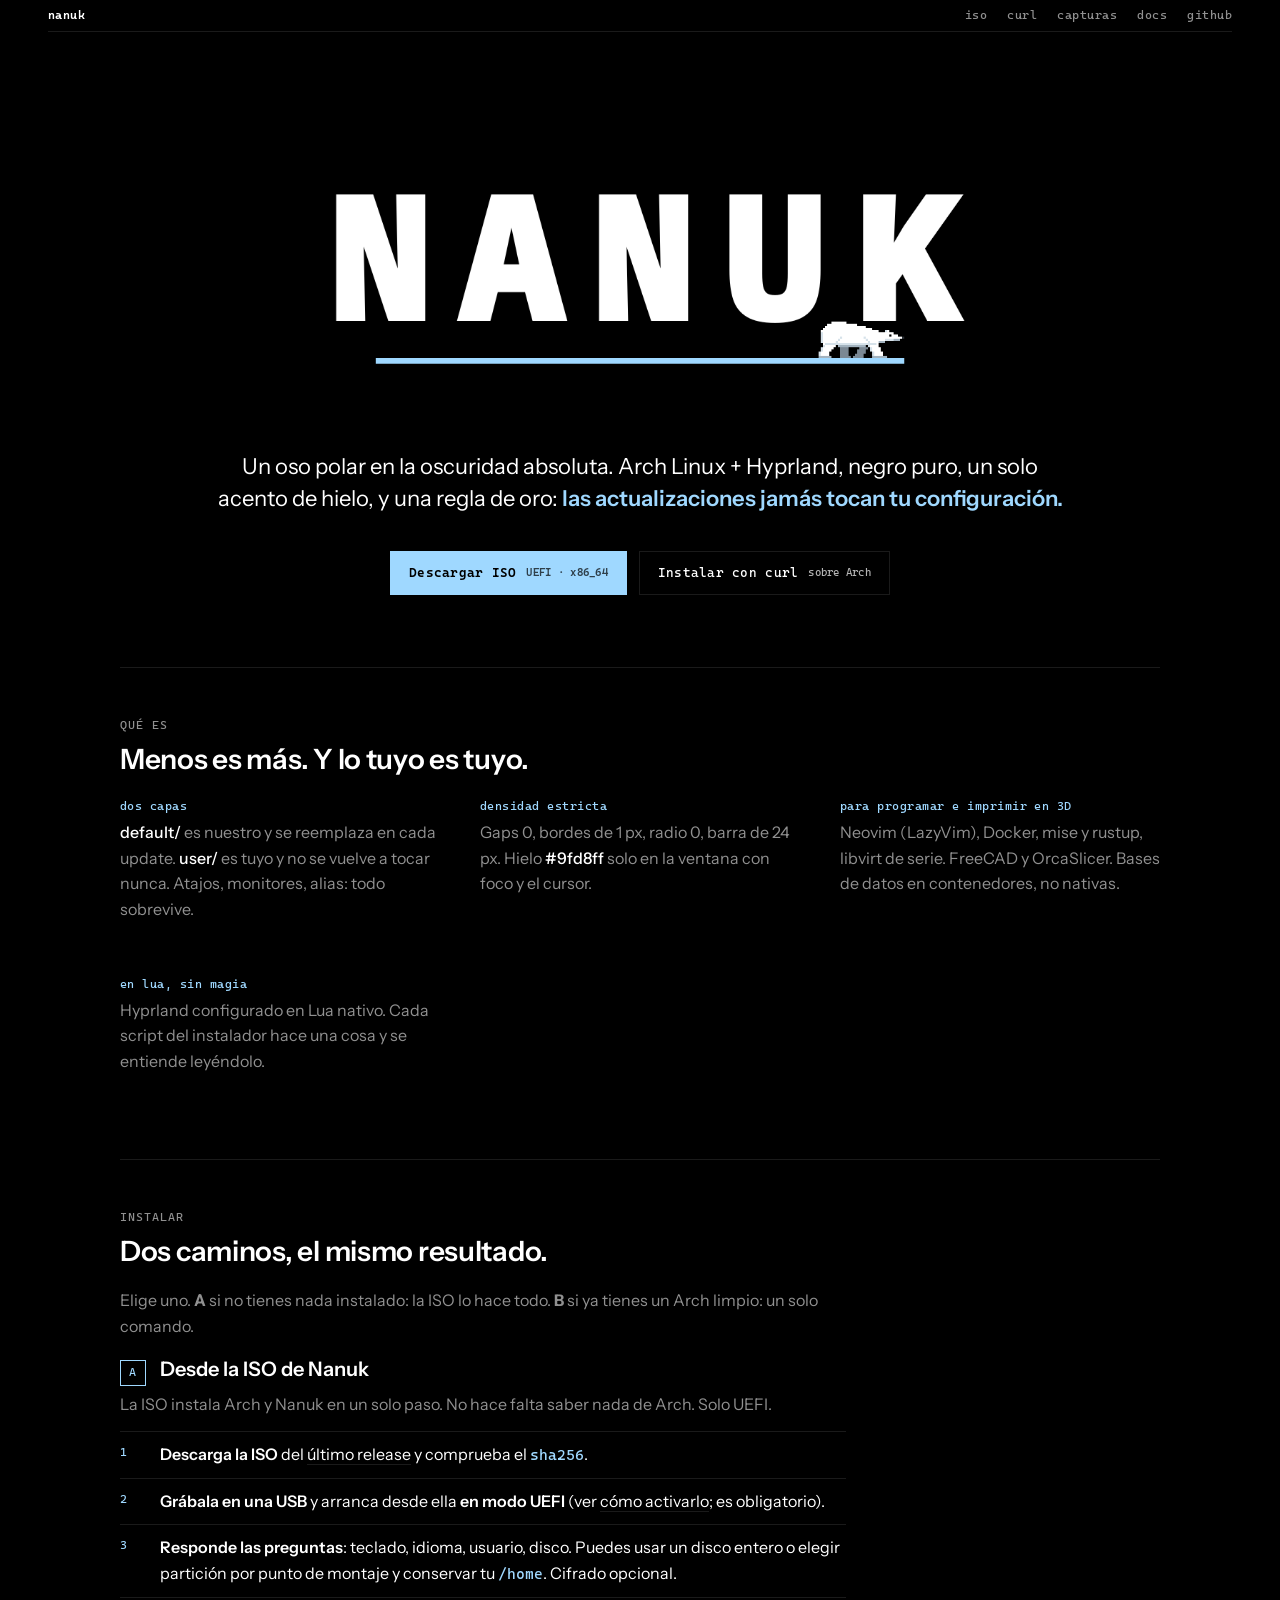
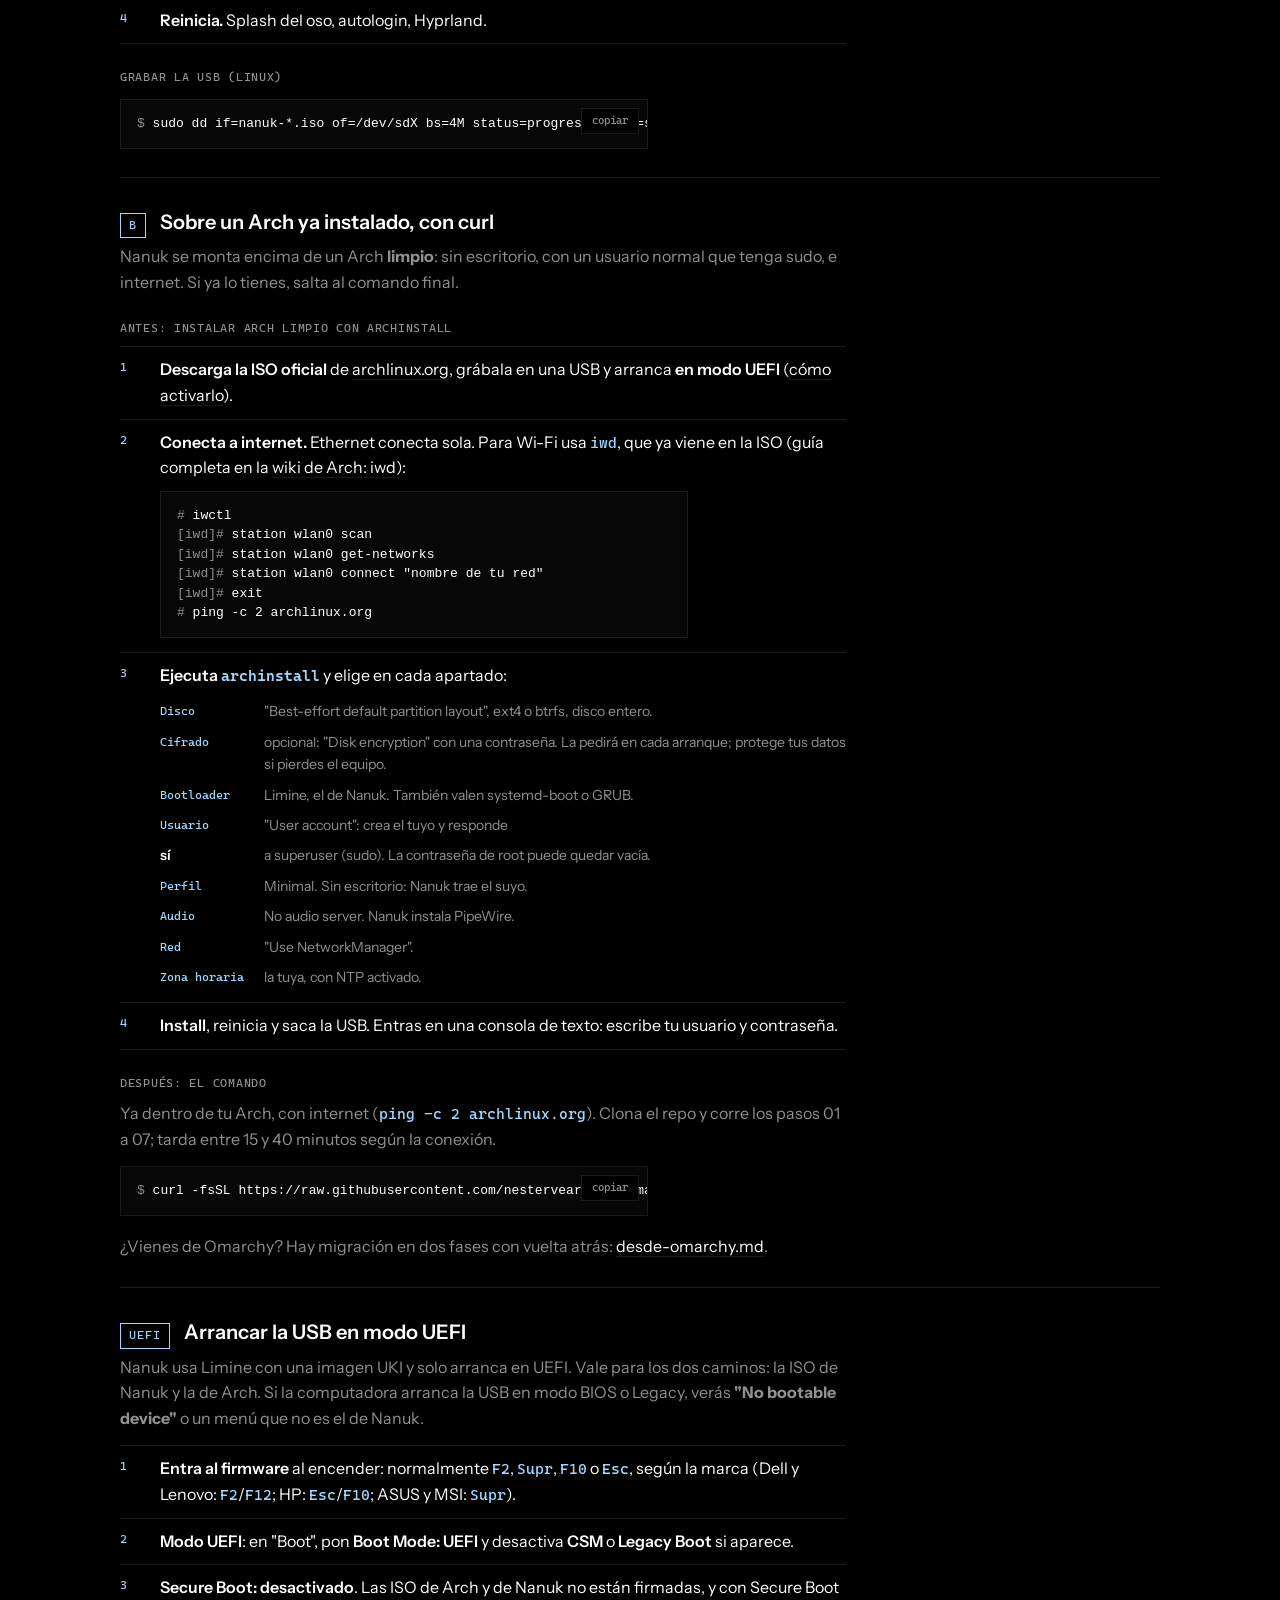
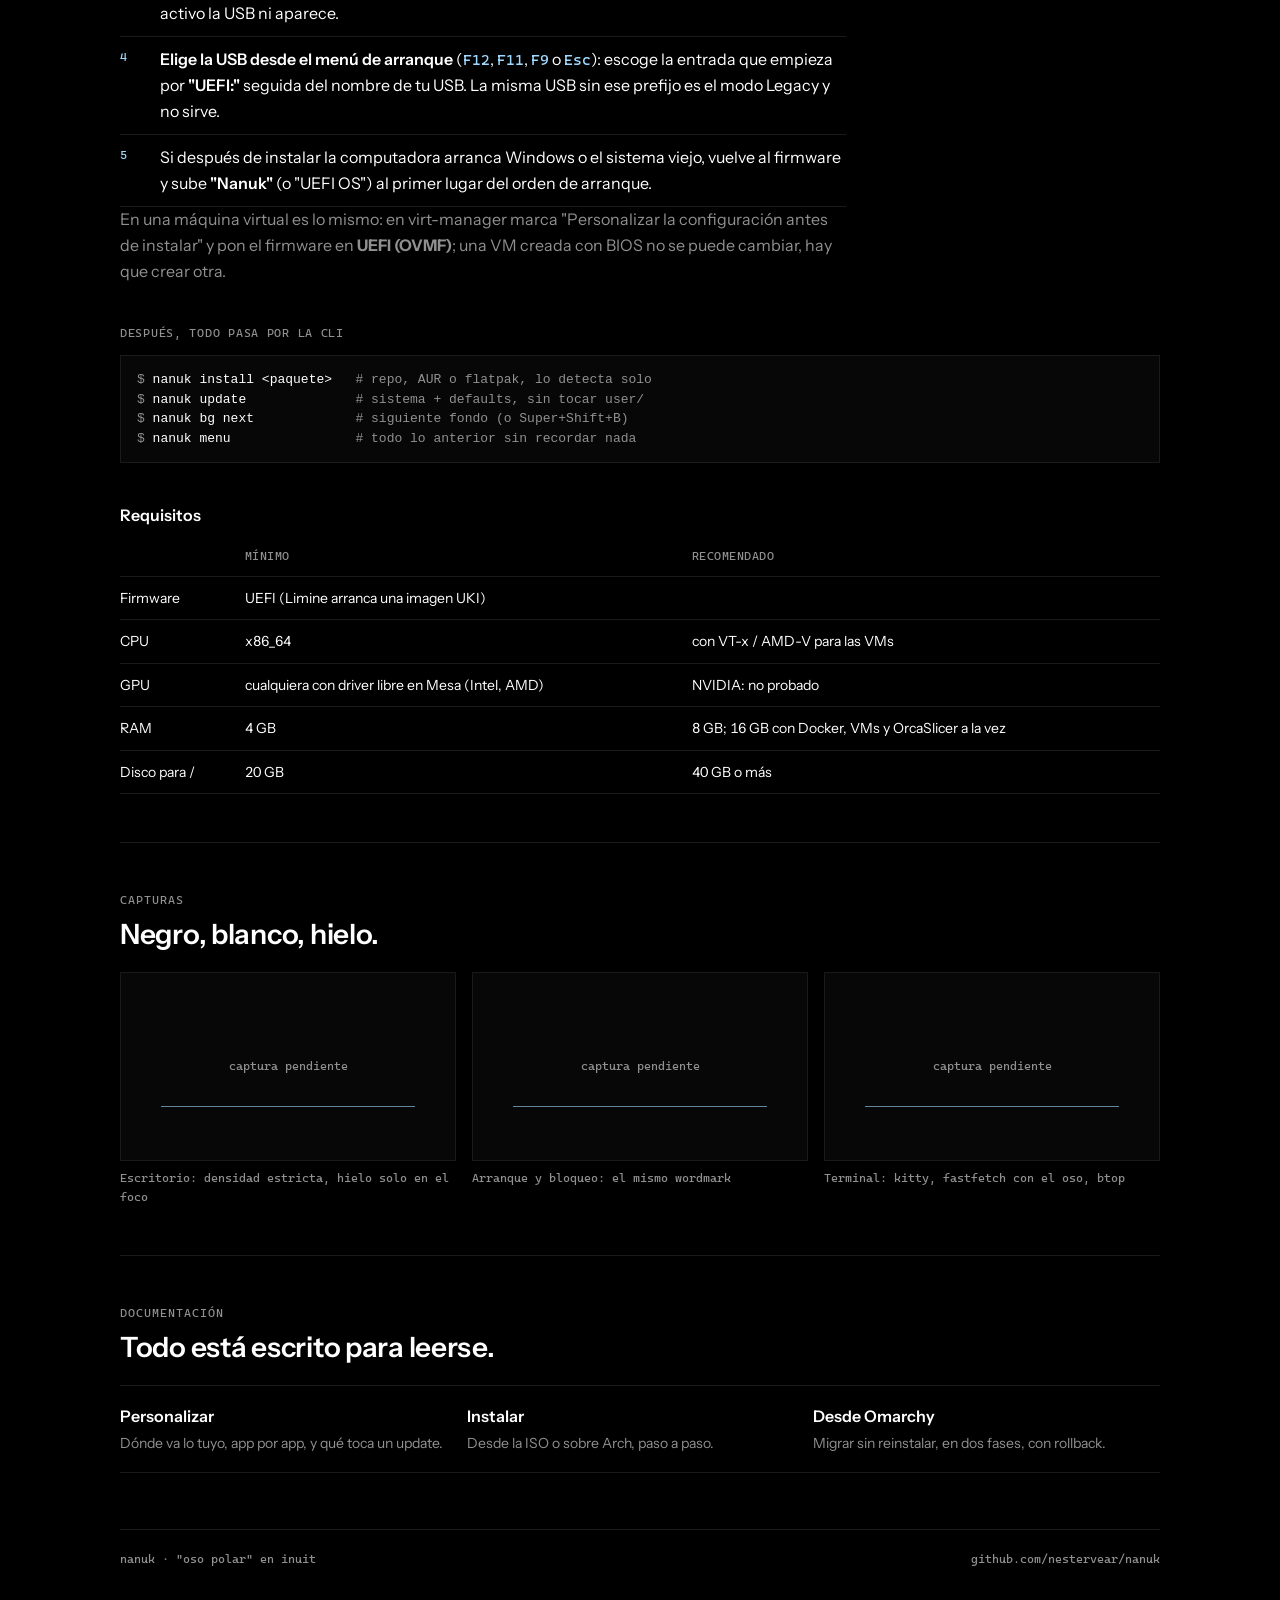
<file: site/index.html>
<!doctype html>
<html lang="es">
<head>
<meta charset="utf-8">
<meta name="viewport" content="width=device-width, initial-scale=1">
<title>Nanuk</title>
<meta name="description" content="Nanuk: Arch Linux + Hyprland, negro absoluto, un solo acento de hielo. Las actualizaciones jamás tocan tu configuración.">
<link rel="icon" href="data:image/svg+xml,%3Csvg xmlns='http://www.w3.org/2000/svg' viewBox='0 0 32 32'%3E%3Crect width='32' height='32' fill='%23000'/%3E%3Crect x='4' y='22' width='24' height='2' fill='%239fd8ff'/%3E%3C/svg%3E">
<link rel="preconnect" href="https://fonts.googleapis.com">
<link rel="preconnect" href="https://fonts.gstatic.com" crossorigin>
<link rel="stylesheet" href="https://fonts.googleapis.com/css2?family=Instrument+Sans:wght@400;500;600&family=Cascadia+Mono:wght@400;600&display=swap">
<style>
  /* Nanuk — una sola paleta, la del sistema: negro, blanco, gris, hielo.
     Radio 0 y bordes de 1 px como la densidad estricta del escritorio. */
  :root {
    --bg: #000000;
    --fg: #ffffff;
    --muted: #909090;
    --line: #1a1a1a;
    --surface: #070707;
    --ice: #9fd8ff;
    --sans: "Instrument Sans", "Segoe UI", system-ui, sans-serif;
    --mono: "Cascadia Mono", "Cascadia Code", "JetBrains Mono", ui-monospace, monospace;
    --measure: 66ch;
  }
  * { box-sizing: border-box; }
  html { color-scheme: dark; }
  body {
    margin: 0; background: var(--bg); color: var(--fg);
    font-family: var(--sans); font-size: 16px; line-height: 1.6;
    padding-inline: clamp(16px, 5vw, 48px); padding-block: 0 64px;
    -webkit-font-smoothing: antialiased;
  }
  a { color: var(--fg); text-decoration: none; border-bottom: 1px solid var(--line); }
  a:hover, a:focus-visible { border-bottom-color: var(--ice); outline: none; }
  :focus-visible { outline: 1px solid var(--ice); outline-offset: 2px; }
  ::selection { background: var(--ice); color: var(--bg); }

  /* Barra superior: 24 px, como waybar. */
  .bar {
    display: flex; align-items: center; justify-content: space-between; gap: 16px;
    height: 32px; border-bottom: 1px solid var(--line);
    font-family: var(--mono); font-size: 12px; letter-spacing: .04em; color: var(--muted);
    position: sticky; top: 0; background: var(--bg); z-index: 2;
  }
  .bar nav { display: flex; gap: 20px; flex-wrap: wrap; }
  .bar a { border: 0; color: var(--muted); }
  .bar a:hover { color: var(--ice); }
  .bar .name { color: var(--fg); font-weight: 600; }

  main { max-width: 1040px; margin: 0 auto; }

  /* Hero: el wordmark ya trae la línea de hielo y el oso. */
  .hero { padding-block: clamp(48px, 9vw, 112px) clamp(40px, 6vw, 72px); text-align: center; }
  .hero img { display: block; width: min(100%, 1000px); height: auto; margin-inline: auto; }
  .hero p.lead {
    max-width: var(--measure); margin: 36px auto 0; font-size: clamp(18px, 2.2vw, 22px);
    line-height: 1.45; text-wrap: balance;
  }
  .hero p.lead b { font-weight: 600; color: var(--ice); }
  .actions { display: flex; flex-wrap: wrap; justify-content: center; gap: 12px; margin-top: 36px; }
  .btn {
    display: inline-flex; align-items: center; gap: 10px; height: 44px; padding: 0 18px;
    border: 1px solid var(--line); font-family: var(--mono); font-size: 13px; letter-spacing: .02em;
    background: var(--bg); color: var(--fg); cursor: pointer;
  }
  .btn:hover, .btn:focus-visible { border-color: var(--ice); }
  .btn.primary { border-color: var(--ice); background: var(--ice); color: var(--bg); font-weight: 600; }
  .btn.primary:hover { background: #b9e3ff; }
  .btn small { color: inherit; opacity: .7; font-size: 11px; }

  /* Secciones: una etiqueta mono en gris y un título. Sin cajas. */
  section { border-top: 1px solid var(--line); padding-block: 48px; }
  .eyebrow {
    font-family: var(--mono); font-size: 12px; letter-spacing: .08em; text-transform: uppercase;
    color: var(--muted); margin: 0 0 8px;
  }
  h2 { font-size: clamp(22px, 3vw, 28px); font-weight: 600; line-height: 1.2; margin: 0 0 20px; text-wrap: balance; letter-spacing: -.01em; }
  h3 { font-size: 16px; font-weight: 600; margin: 0 0 8px; }
  p { max-width: var(--measure); margin: 0 0 14px; }
  .muted { color: var(--muted); }

  .grid { display: grid; gap: 32px 40px; grid-template-columns: repeat(auto-fit, minmax(260px, 1fr)); }
  .facts dt { font-family: var(--mono); font-size: 12px; color: var(--ice); letter-spacing: .04em; margin-bottom: 4px; }
  .facts dd { margin: 0 0 20px; color: var(--muted); max-width: 40ch; }
  .facts dd strong { color: var(--fg); font-weight: 500; }

  /* Comandos: bloque negro con hairline y botón copiar. */
  .cmd {
    position: relative; margin: 12px 0 18px; border: 1px solid var(--line); background: var(--surface);
    font-family: var(--mono); font-size: 13px; line-height: 1.5; overflow-x: auto;
  }
  .cmd pre { margin: 0; padding: 14px 110px 14px 16px; white-space: pre; }
  .cmd .copy {
    position: absolute; top: 8px; right: 8px; height: 26px; padding: 0 10px;
    border: 1px solid var(--line); background: var(--bg); color: var(--muted);
    font: inherit; font-size: 11px; cursor: pointer;
  }
  .cmd .copy:hover, .cmd .copy:focus-visible { color: var(--ice); border-color: var(--ice); }
  .cmd .copy[data-done="1"] { color: var(--ice); border-color: var(--ice); }
  .cmd .p { color: var(--muted); user-select: none; }
  ol.steps .cmd { margin: 10px 0 4px; }

  ol.steps { margin: 0; padding: 0; list-style: none; counter-reset: s; max-width: var(--measure); }
  ol.steps > li { position: relative; padding: 10px 0 10px 40px; border-top: 1px solid var(--line); counter-increment: s; }
  ol.steps > li:last-child { border-bottom: 1px solid var(--line); }
  ol.steps > li::before {
    content: counter(s); position: absolute; left: 0; top: 11px;
    font-family: var(--mono); font-size: 12px; color: var(--ice);
  }
  ol.steps b { font-weight: 600; }
  .path { border-top: 1px solid var(--line); padding-top: 28px; margin-top: 28px; }
  .path:first-of-type { border-top: 0; padding-top: 0; margin-top: 0; }
  .path-head { display: flex; align-items: baseline; gap: 14px; flex-wrap: wrap; margin-bottom: 6px; }
  .path-head .k { font-family: var(--mono); font-size: 12px; letter-spacing: .08em; color: var(--ice); border: 1px solid var(--ice); padding: 2px 8px; }
  .path-head h3 { font-size: 20px; margin: 0; }
  h4.after { font-family: var(--mono); font-size: 12px; font-weight: 400; letter-spacing: .06em; text-transform: uppercase; color: var(--muted); margin: 40px 0 8px; }
  .path h4 { font-family: var(--mono); font-size: 12px; font-weight: 400; letter-spacing: .06em; text-transform: uppercase; color: var(--muted); margin: 24px 0 8px; }
  .path .cmd, .path ol.steps, .path > p { max-width: var(--measure); }
  ul.opts { list-style: none; margin: 8px 0 0; padding: 0; font-size: 14px; color: var(--muted); }
  ul.opts li { display: grid; grid-template-columns: 96px 1fr; gap: 8px; padding: 4px 0; }
  ul.opts li span { font-family: var(--mono); font-size: 12px; color: var(--ice); padding-top: 2px; }
  ul.opts b { color: var(--fg); font-weight: 600; }
  @media (max-width: 480px) { ul.opts li { grid-template-columns: 1fr; gap: 0; } }
  code { font-family: var(--mono); font-size: .92em; color: var(--ice); }

  table { border-collapse: collapse; width: 100%; font-size: 14px; font-variant-numeric: tabular-nums; }
  .tablewrap { overflow-x: auto; }
  th, td { text-align: left; padding: 10px 12px 10px 0; border-bottom: 1px solid var(--line); vertical-align: top; }
  th { font-family: var(--mono); font-size: 12px; font-weight: 400; color: var(--muted); letter-spacing: .04em; text-transform: uppercase; }

  /* Capturas: huecos con hairline hasta que haya imágenes reales. */
  .shots { display: grid; gap: 16px; grid-template-columns: repeat(auto-fit, minmax(280px, 1fr)); }
  .shots figure { margin: 0; }
  .shots .frame {
    aspect-ratio: 16 / 9; max-width: 100%; border: 1px solid var(--line); background: var(--surface);
    display: grid; place-items: center; position: relative; overflow: hidden;
  }
  .shots .frame::after { content: ""; position: absolute; left: 12%; right: 12%; bottom: 28%; height: 1px; background: var(--ice); opacity: .6; }
  .shots img { width: 100%; height: 100%; object-fit: cover; display: block; }
  .shots .pending { font-family: var(--mono); font-size: 12px; color: var(--muted); }
  .shots figcaption { font-family: var(--mono); font-size: 12px; color: var(--muted); margin-top: 8px; }

  .docs { display: grid; gap: 0; grid-template-columns: repeat(auto-fit, minmax(240px, 1fr)); border-top: 1px solid var(--line); }
  .docs a {
    display: block; padding: 18px 16px 18px 0; border: 0; border-bottom: 1px solid var(--line);
  }
  .docs a:hover .t { color: var(--ice); }
  .docs .t { display: block; font-weight: 600; }
  .docs .d { display: block; color: var(--muted); font-size: 14px; margin-top: 2px; }

  footer {
    border-top: 1px solid var(--line); padding-top: 20px; margin-top: 8px;
    display: flex; flex-wrap: wrap; gap: 8px 24px; justify-content: space-between;
    font-family: var(--mono); font-size: 12px; color: var(--muted);
  }
  footer a { color: var(--muted); border: 0; }
  footer a:hover { color: var(--ice); }
  @media (prefers-reduced-motion: no-preference) {
    .btn, .cmd .copy, a { transition: border-color .15s, color .15s, background .15s; }
  }
</style>
</head>
<body>
<header class="bar">
  <span class="name">nanuk</span>
  <nav aria-label="Secciones">
    <a href="#iso">iso</a>
    <a href="#curl">curl</a>
    <a href="#capturas">capturas</a>
    <a href="#docs">docs</a>
    <a href="https://github.com/nestervear/nanuk">github</a>
  </nav>
</header>

<main>
  <div class="hero">
    <img src="wordmark.png" alt="NANUK, con un oso polar caminando sobre una línea de hielo" width="1400" height="380">
    <p class="lead">Un oso polar en la oscuridad absoluta. Arch Linux + Hyprland, negro puro, un solo acento de hielo, y una regla de oro: <b>las actualizaciones jamás tocan tu configuración.</b></p>
    <div class="actions">
      <a class="btn primary" href="https://github.com/nestervear/nanuk/releases/latest">Descargar ISO <small>UEFI · x86_64</small></a>
      <a class="btn" href="#curl">Instalar con curl <small>sobre Arch</small></a>
    </div>
  </div>

  <section id="que-es">
    <p class="eyebrow">Qué es</p>
    <h2>Menos es más. Y lo tuyo es tuyo.</h2>
    <dl class="facts grid">
      <div>
        <dt>dos capas</dt>
        <dd><strong>default/</strong> es nuestro y se reemplaza en cada update. <strong>user/</strong> es tuyo y no se vuelve a tocar nunca. Atajos, monitores, alias: todo sobrevive.</dd>
      </div>
      <div>
        <dt>densidad estricta</dt>
        <dd>Gaps 0, bordes de 1 px, radio 0, barra de 24 px. Hielo <strong>#9fd8ff</strong> solo en la ventana con foco y el cursor.</dd>
      </div>
      <div>
        <dt>para programar e imprimir en 3D</dt>
        <dd>Neovim (LazyVim), Docker, mise y rustup, libvirt de serie. FreeCAD y OrcaSlicer. Bases de datos en contenedores, no nativas.</dd>
      </div>
      <div>
        <dt>en lua, sin magia</dt>
        <dd>Hyprland configurado en Lua nativo. Cada script del instalador hace una cosa y se entiende leyéndolo.</dd>
      </div>
    </dl>
  </section>

  <section id="instalar">
    <p class="eyebrow">Instalar</p>
    <h2>Dos caminos, el mismo resultado.</h2>
    <p class="muted">Elige uno. <b>A</b> si no tienes nada instalado: la ISO lo hace todo. <b>B</b> si ya tienes un Arch limpio: un solo comando.</p>

    <div class="path" id="iso">
      <div class="path-head"><span class="k">A</span><h3>Desde la ISO de Nanuk</h3></div>
      <p class="muted">La ISO instala Arch y Nanuk en un solo paso. No hace falta saber nada de Arch. Solo UEFI.</p>
      <ol class="steps">
        <li><b>Descarga la ISO</b> del <a href="https://github.com/nestervear/nanuk/releases/latest">último release</a> y comprueba el <code>sha256</code>.</li>
        <li><b>Grábala en una USB</b> y arranca desde ella <b>en modo UEFI</b> (ver <a href="#uefi">cómo activarlo</a>; es obligatorio).</li>
        <li><b>Responde las preguntas</b>: teclado, idioma, usuario, disco. Puedes usar un disco entero o elegir partición por punto de montaje y conservar tu <code>/home</code>. Cifrado opcional.</li>
        <li><b>Reinicia.</b> Splash del oso, autologin, Hyprland.</li>
      </ol>
      <h4>Grabar la USB (Linux)</h4>
      <div class="cmd">
        <pre><span class="p">$ </span>sudo dd if=nanuk-*.iso of=/dev/sdX bs=4M status=progress oflag=sync</pre>
        <button class="copy" type="button" data-copy="sudo dd if=nanuk-*.iso of=/dev/sdX bs=4M status=progress oflag=sync">copiar</button>
      </div>
    </div>

    <div class="path" id="curl">
      <div class="path-head"><span class="k">B</span><h3>Sobre un Arch ya instalado, con curl</h3></div>
      <p class="muted">Nanuk se monta encima de un Arch <b>limpio</b>: sin escritorio, con un usuario normal que tenga sudo, e internet. Si ya lo tienes, salta al comando final.</p>

      <h4>Antes: instalar Arch limpio con archinstall</h4>
      <ol class="steps">
        <li><b>Descarga la ISO oficial</b> de <a href="https://archlinux.org/download/">archlinux.org</a>, grábala en una USB y arranca <b>en modo UEFI</b> (<a href="#uefi">cómo activarlo</a>).</li>
        <li><b>Conecta a internet.</b> Ethernet conecta sola. Para Wi-Fi usa <code>iwd</code>, que ya viene en la ISO (guía completa en la <a href="https://wiki.archlinux.org/title/Iwd">wiki de Arch: iwd</a>):
          <div class="cmd">
            <pre><span class="p"># </span>iwctl
<span class="p">[iwd]# </span>station wlan0 scan
<span class="p">[iwd]# </span>station wlan0 get-networks
<span class="p">[iwd]# </span>station wlan0 connect "nombre de tu red"
<span class="p">[iwd]# </span>exit
<span class="p"># </span>ping -c 2 archlinux.org</pre>
          </div>
        </li>
        <li><b>Ejecuta <code>archinstall</code></b> y elige en cada apartado:
          <ul class="opts">
            <li><span>Disco</span> "Best-effort default partition layout", ext4 o btrfs, disco entero.</li>
            <li><span>Cifrado</span> opcional: "Disk encryption" con una contraseña. La pedirá en cada arranque; protege tus datos si pierdes el equipo.</li>
            <li><span>Bootloader</span> Limine, el de Nanuk. También valen systemd-boot o GRUB.</li>
            <li><span>Usuario</span> "User account": crea el tuyo y responde <b>sí</b> a superuser (sudo). La contraseña de root puede quedar vacía.</li>
            <li><span>Perfil</span> Minimal. Sin escritorio: Nanuk trae el suyo.</li>
            <li><span>Audio</span> No audio server. Nanuk instala PipeWire.</li>
            <li><span>Red</span> "Use NetworkManager".</li>
            <li><span>Zona horaria</span> la tuya, con NTP activado.</li>
          </ul>
        </li>
        <li><b>Install</b>, reinicia y saca la USB. Entras en una consola de texto: escribe tu usuario y contraseña.</li>
      </ol>

      <h4>Después: el comando</h4>
      <p class="muted">Ya dentro de tu Arch, con internet (<code>ping -c 2 archlinux.org</code>). Clona el repo y corre los pasos 01 a 07; tarda entre 15 y 40 minutos según la conexión.</p>
      <div class="cmd">
        <pre><span class="p">$ </span>curl -fsSL https://raw.githubusercontent.com/nestervear/nanuk/main/boot.sh | bash</pre>
        <button class="copy" type="button" data-copy="curl -fsSL https://raw.githubusercontent.com/nestervear/nanuk/main/boot.sh | bash">copiar</button>
      </div>
      <p class="muted">¿Vienes de Omarchy? Hay migración en dos fases con vuelta atrás: <a href="https://github.com/nestervear/nanuk/blob/main/docs/desde-omarchy.md">desde-omarchy.md</a>.</p>
    </div>

    <div class="path" id="uefi">
      <div class="path-head"><span class="k">UEFI</span><h3>Arrancar la USB en modo UEFI</h3></div>
      <p class="muted">Nanuk usa Limine con una imagen UKI y solo arranca en UEFI. Vale para los dos caminos: la ISO de Nanuk y la de Arch. Si la computadora arranca la USB en modo BIOS o Legacy, verás <b>"No bootable device"</b> o un menú que no es el de Nanuk.</p>
      <ol class="steps">
        <li><b>Entra al firmware</b> al encender: normalmente <code>F2</code>, <code>Supr</code>, <code>F10</code> o <code>Esc</code>, según la marca (Dell y Lenovo: <code>F2</code>/<code>F12</code>; HP: <code>Esc</code>/<code>F10</code>; ASUS y MSI: <code>Supr</code>).</li>
        <li><b>Modo UEFI</b>: en "Boot", pon <b>Boot Mode: UEFI</b> y desactiva <b>CSM</b> o <b>Legacy Boot</b> si aparece.</li>
        <li><b>Secure Boot: desactivado</b>. Las ISO de Arch y de Nanuk no están firmadas, y con Secure Boot activo la USB ni aparece.</li>
        <li><b>Elige la USB desde el menú de arranque</b> (<code>F12</code>, <code>F11</code>, <code>F9</code> o <code>Esc</code>): escoge la entrada que empieza por <b>"UEFI:"</b> seguida del nombre de tu USB. La misma USB sin ese prefijo es el modo Legacy y no sirve.</li>
        <li>Si después de instalar la computadora arranca Windows o el sistema viejo, vuelve al firmware y sube <b>"Nanuk"</b> (o "UEFI OS") al primer lugar del orden de arranque.</li>
      </ol>
      <p class="muted">En una máquina virtual es lo mismo: en virt-manager marca "Personalizar la configuración antes de instalar" y pon el firmware en <b>UEFI (OVMF)</b>; una VM creada con BIOS no se puede cambiar, hay que crear otra.</p>
    </div>

    <h4 class="after">Después, todo pasa por la CLI</h4>
    <div class="cmd">
      <pre><span class="p">$ </span>nanuk install &lt;paquete&gt;   <span class="p"># repo, AUR o flatpak, lo detecta solo</span>
<span class="p">$ </span>nanuk update              <span class="p"># sistema + defaults, sin tocar user/</span>
<span class="p">$ </span>nanuk bg next             <span class="p"># siguiente fondo (o Super+Shift+B)</span>
<span class="p">$ </span>nanuk menu                <span class="p"># todo lo anterior sin recordar nada</span></pre>
    </div>

    <h3 style="margin-top:40px">Requisitos</h3>
    <div class="tablewrap">
    <table>
      <thead><tr><th></th><th>Mínimo</th><th>Recomendado</th></tr></thead>
      <tbody>
        <tr><td>Firmware</td><td>UEFI (Limine arranca una imagen UKI)</td><td></td></tr>
        <tr><td>CPU</td><td>x86_64</td><td>con VT-x / AMD-V para las VMs</td></tr>
        <tr><td>GPU</td><td>cualquiera con driver libre en Mesa (Intel, AMD)</td><td>NVIDIA: no probado</td></tr>
        <tr><td>RAM</td><td>4 GB</td><td>8 GB; 16 GB con Docker, VMs y OrcaSlicer a la vez</td></tr>
        <tr><td>Disco para /</td><td>20 GB</td><td>40 GB o más</td></tr>
      </tbody>
    </table>
    </div>
  </section>

  <section id="capturas">
    <p class="eyebrow">Capturas</p>
    <h2>Negro, blanco, hielo.</h2>
    <!-- Para añadir una captura: guarda el PNG en site/screenshots/ y cambia el
         <div class="frame"> por <div class="frame"><img src="screenshots/x.png" alt="..."></div> -->
    <div class="shots">
      <figure>
        <div class="frame"><span class="pending">captura pendiente</span></div>
        <figcaption>Escritorio: densidad estricta, hielo solo en el foco</figcaption>
      </figure>
      <figure>
        <div class="frame"><span class="pending">captura pendiente</span></div>
        <figcaption>Arranque y bloqueo: el mismo wordmark</figcaption>
      </figure>
      <figure>
        <div class="frame"><span class="pending">captura pendiente</span></div>
        <figcaption>Terminal: kitty, fastfetch con el oso, btop</figcaption>
      </figure>
    </div>
  </section>

  <section id="docs">
    <p class="eyebrow">Documentación</p>
    <h2>Todo está escrito para leerse.</h2>
    <div class="docs">
      <a href="https://github.com/nestervear/nanuk/blob/main/docs/personalizar.md"><span class="t">Personalizar</span><span class="d">Dónde va lo tuyo, app por app, y qué toca un update.</span></a>
      <a href="https://github.com/nestervear/nanuk/blob/main/docs/instalar.md"><span class="t">Instalar</span><span class="d">Desde la ISO o sobre Arch, paso a paso.</span></a>
      <a href="https://github.com/nestervear/nanuk/blob/main/docs/desde-omarchy.md"><span class="t">Desde Omarchy</span><span class="d">Migrar sin reinstalar, en dos fases, con rollback.</span></a>
    </div>
  </section>

  <footer>
    <span>nanuk · "oso polar" en inuit</span>
    <span><a href="https://github.com/nestervear/nanuk">github.com/nestervear/nanuk</a></span>
  </footer>
</main>

<script>
  // Botón copiar: pone el comando en el portapapeles y lo dice durante un momento.
  document.querySelectorAll('.copy').forEach(function (btn) {
    btn.addEventListener('click', function () {
      navigator.clipboard.writeText(btn.dataset.copy).then(function () {
        btn.textContent = 'copiado'; btn.dataset.done = '1';
        setTimeout(function () { btn.textContent = 'copiar'; delete btn.dataset.done; }, 1600);
      }).catch(function () { btn.textContent = 'ctrl+c'; });
    });
  });
</script>
</body>
</html>
</file>
